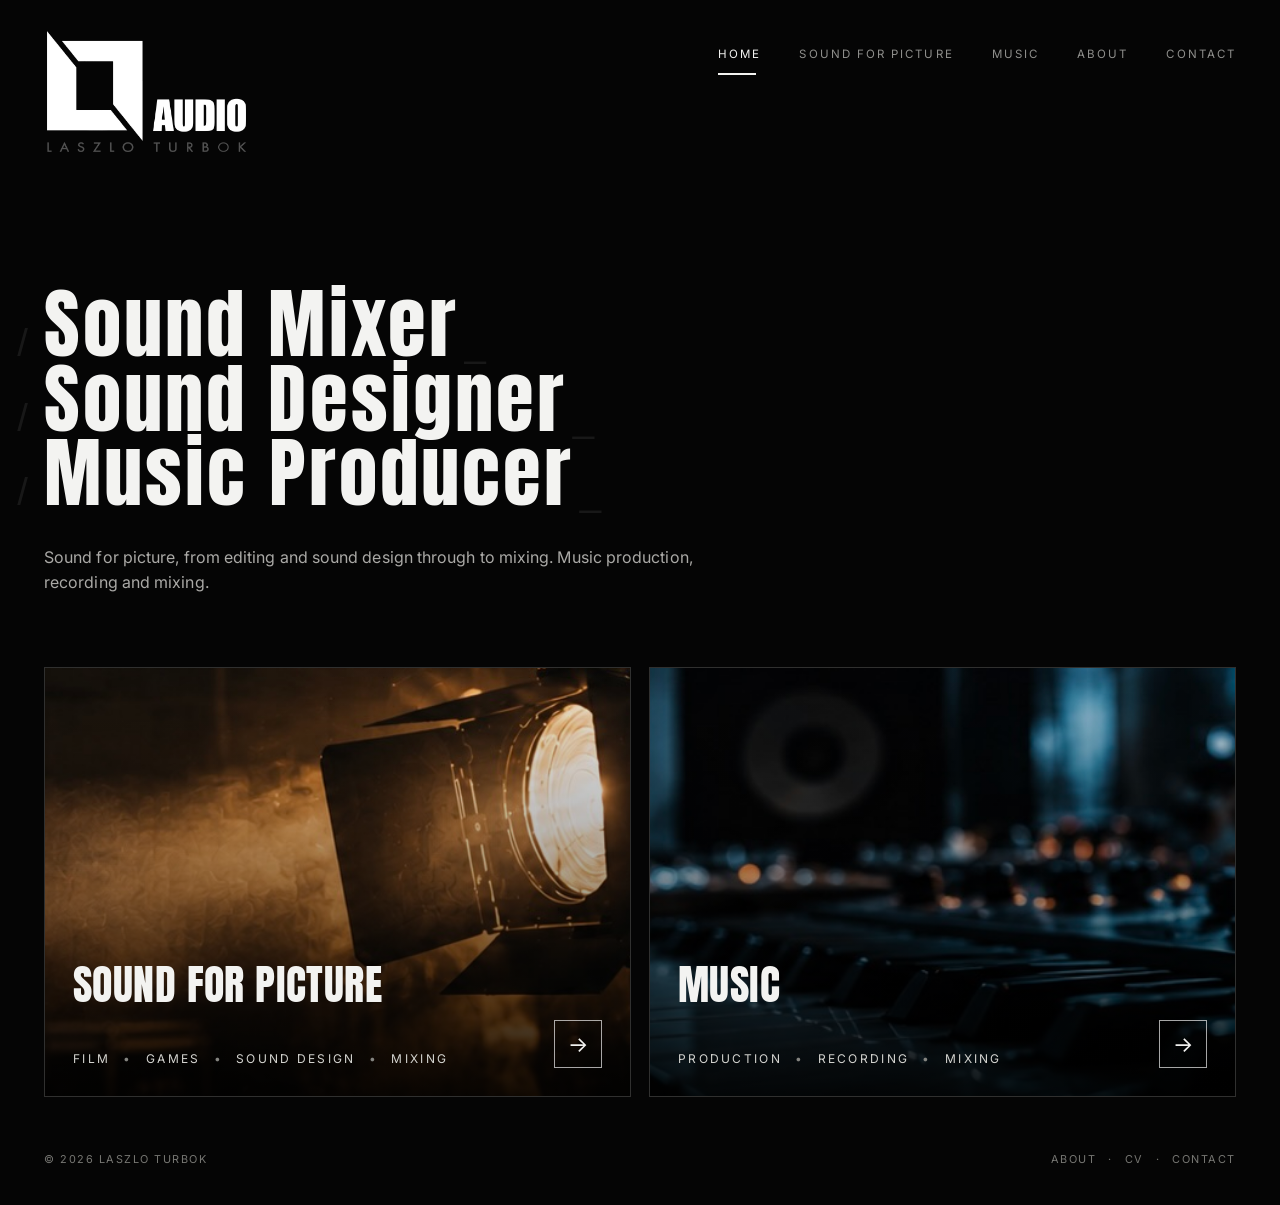
<file: index.html>
<!DOCTYPE html>
<html lang="en">
<head>
  <meta charset="UTF-8">
  <meta name="viewport" content="width=device-width, initial-scale=1.0">
  <meta name="description" content="Laszlo Turbok — Sound Mixer, Sound Designer and Music Producer.">
  <title>Laszlo Turbok Audio</title>
  <link rel="stylesheet" href="css/style.css">
  <link rel="icon" type="image/png" href="images/favicon.png">
</head>
<body class="home-page">
  <header class="site-header">
    <a class="brand" href="index.html" aria-label="Laszlo Turbok Audio — Home">
      <img src="images/logo.png" alt="Laszlo Turbok Audio">
    </a>
    <nav aria-label="Main navigation">
      <a class="active" href="index.html">Home</a>
      <a href="sound.html">Sound for Picture</a>
      <a href="music.html">Music</a>
      <a href="about.html">About</a>
      <a href="about.html#contact">Contact</a>
    </nav>
  </header>

  <main>
      <section class="hero-intro">
        <h1 class="hero-roles">
            <div class="hero-role">
                <span class="slash-prefix">/</span>Sound Mixer<span class="slash-suffix">_</span>
            </div>
            <div class="hero-role">
                <span class="slash-prefix">/</span>Sound Designer<span class="slash-suffix">_</span>
            </div>
            <div class="hero-role">
                <span class="slash-prefix">/</span>Music Producer<span class="slash-suffix">_</span>
            </div>
        </h1>

        <p class="intro-copy">
          Sound for picture, from editing and sound design through to mixing. Music
          production, recording and mixing.
        </p>
      </section>

    <section class="discipline-grid" aria-label="Portfolio sections">
      <a class="discipline-card picture-card" href="sound.html">
          <img class="card-image" src="images/sound-for-picture-bg.jpeg" alt="">
        <div class="card-content">
          <h1>Sound for Picture</h1>
          <div class="card-bottom">
            <p>Film <span>•</span> Games <span>•</span> Sound Design <span>•</span> Mixing</p>
            <span class="card-arrow" aria-hidden="true">→</span>
          </div>
        </div>
      </a>

      <a class="discipline-card music-card" href="music.html">
          <img class="card-image" src="images/music-bg.jpeg" alt="">
        <div class="card-content">
          <h1>Music</h1>
          <div class="card-bottom">
            <p>Production <span>•</span> Recording <span>•</span> Mixing</p>
            <span class="card-arrow" aria-hidden="true">→</span>
          </div>
        </div>
      </a>
    </section>
  </main>

  <footer class="site-footer">
    <span>© <span id="year"></span> Laszlo Turbok</span>
    <div>
      <a href="about.html">About</a>
      <span>·</span>
      <a href="about.html#cv">CV</a>
      <span>·</span>
      <a href="about.html#contact">Contact</a>
    </div>
  </footer>

  <script src="js/main.js"></script>
</body>
</html>
</file>
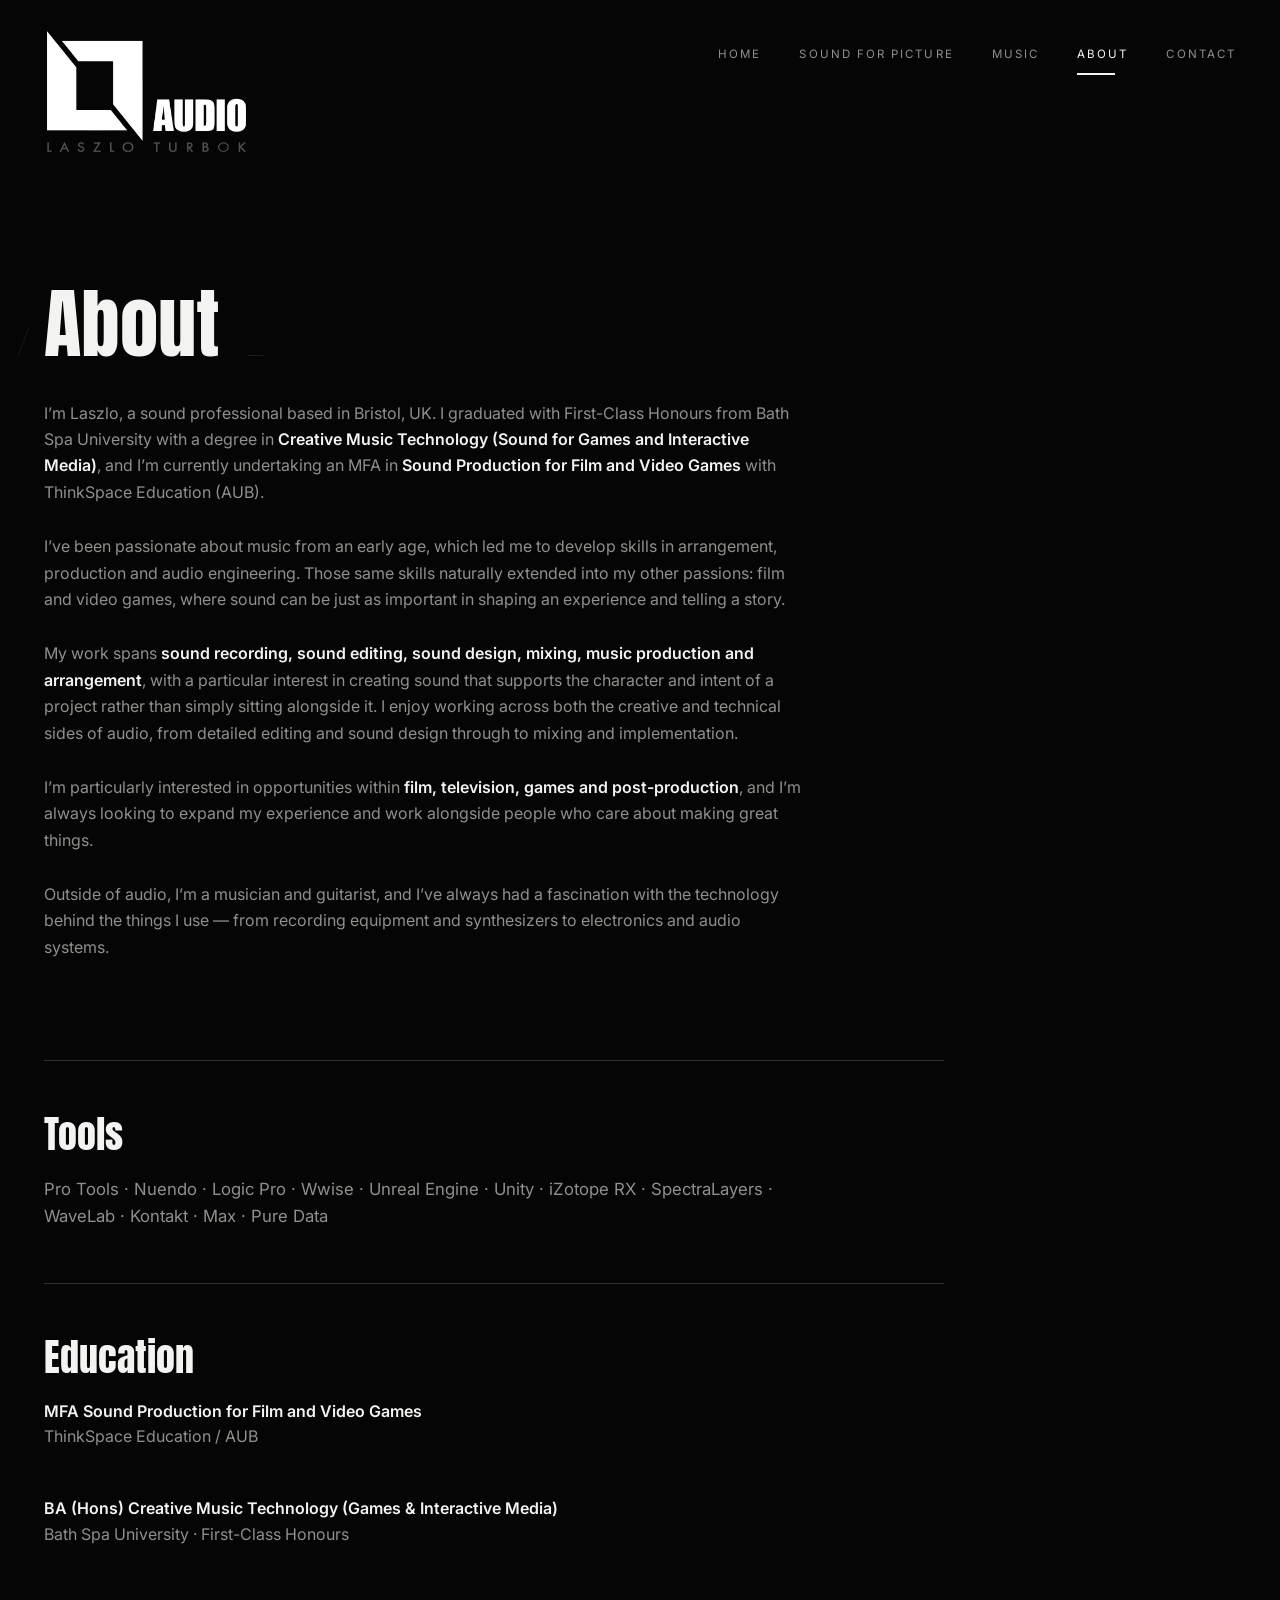
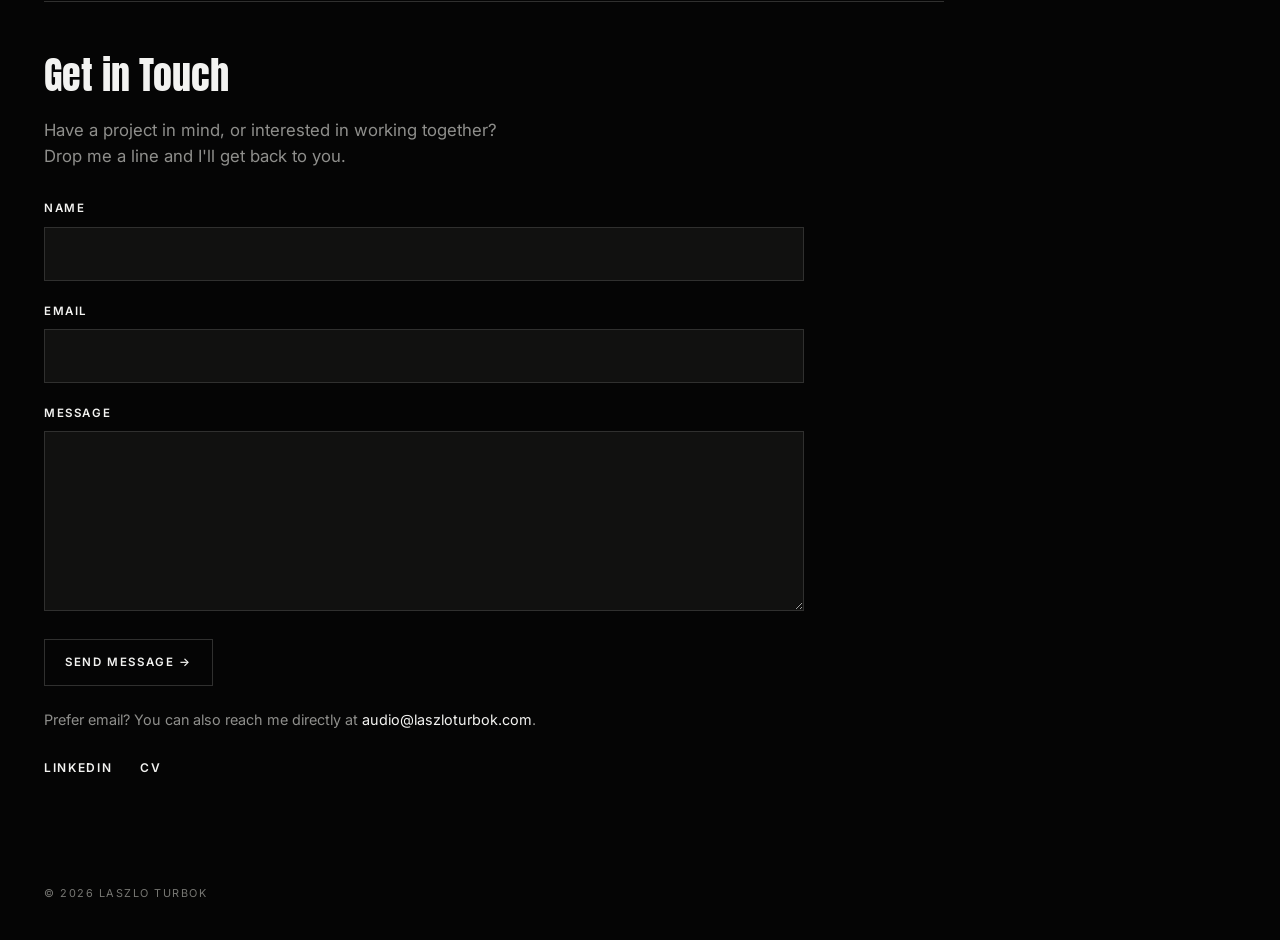
<file: about.html>
<!doctype html>
<html lang="en">
<head>
  <meta charset="utf-8">
  <meta name="viewport" content="width=device-width, initial-scale=1">
  <title>About — Laszlo Turbok Audio</title>
  <link rel="preconnect" href="https://fonts.googleapis.com">
  <link rel="preconnect" href="https://fonts.gstatic.com" crossorigin>
  <link href="https://fonts.googleapis.com/css2?family=Anton&family=Inter:wght@400;500;600&family=Josefin+Sans:wght@100;300&display=swap" rel="stylesheet">
  <link rel="stylesheet" href="css/style.css">
  <style>
    .about-hero {
      max-width: 900px;
      padding: 110px 0 72px;
    }
    .about-hero h1,
    .about-section h2 {
      font-family: 'Anton', Impact, sans-serif;
      font-weight: 400;
      text-transform: none;
    }
    .about-hero h1 {
      margin: 0 0 34px;
      font-size: clamp(3rem, 6vw, 6rem);
      line-height: .96;
    }
    .about-hero h1 .slash-prefix,
    .about-hero h1 .slash-suffix {
      font-family: 'Josefin Sans', sans-serif;
      font-size: .5em;
      font-weight: 100;
      color: rgba(255,255,255,.12);
      vertical-align: 0;
    }
    .about-hero h1 .slash-prefix {
      display: inline-block;
      width: 0;
      position: relative;
      left: -.7em;
    }
    .about-hero h1 .slash-suffix {
      letter-spacing: .8em;
      margin-left: .15em;
    }
    .about-copy {
      max-width: 780px;
      font-size: clamp(1rem, 1.25vw, 1.2rem);
      line-height: 1.65;
      color: var(--muted);
    }
    .about-copy p { margin: 0 0 1.35em; }
    .about-section {
      border-top: 1px solid #30302f;
      padding: 48px 0 54px;
    }
    .about-section h2 {
      margin: 0 0 28px;
      font-size: clamp(2rem, 3vw, 3rem);
      line-height: 1;
    }
    .about-section p,
    .about-section li {
      color: var(--muted);
      line-height: 1.6;
    }
    .skill-list {
      display: grid;
      grid-template-columns: 1fr 1fr;
      gap: 14px 44px;
      margin: 0;
      padding: 0;
      list-style: none;
      font-size: 1rem;
    }
    .skill-list strong {
      color: var(--text);
      font-weight: 500;
    }
    .experience-grid {
      display: grid;
      grid-template-columns: 1fr 1fr;
      gap: 1px;
      background: #30302f;
    }
    .experience-item {
      background: var(--bg);
      padding: 28px 30px 30px 0;
    }
    .experience-item:nth-child(even) { padding-left: 30px; }
    .experience-item h3 {
      margin: 0 0 8px;
      font-size: 1rem;
      font-weight: 600;
      color: var(--text);
    }
    .experience-item .meta {
      margin: 0 0 12px;
      font-size: .82rem;
      color: #aaa9a6;
      text-transform: uppercase;
      letter-spacing: .12em;
    }
    .education-list { display: grid; gap: 22px; }
    .education-item h3 {
      margin: 0 0 5px;
      font-size: 1rem;
      font-weight: 600;
      color: var(--text);
    }
    .education-item p { margin: 0; }
    .contact-block {
      display: flex;
      justify-content: space-between;
      gap: 30px;
      align-items: flex-end;
    }
    .contact-links {
      display: flex;
      gap: 28px;
      flex-wrap: wrap;
      text-transform: uppercase;
      letter-spacing: .14em;
      font-size: .75rem;
    }
    .contact-links a { color: var(--text); }
    @media (max-width: 720px) {
      .about-hero { padding: 44px 0 34px; }
      .skill-list,
      .experience-grid { grid-template-columns: 1fr; }
      .experience-item,
      .experience-item:nth-child(even) { padding: 24px 0; }
      .experience-item + .experience-item { border-top: 1px solid #30302f; }
      .contact-block { display: block; }
      .contact-links { margin-top: 24px; }
    }
  
/* About page */
.about-hero {
  max-width: 900px;
}

.about-copy {
  max-width: 760px;
}

.about-copy p {
  margin: 0 0 28px;
  font-size: clamp(1rem, 1.15vw, 1.16rem);
  line-height: 1.65;
  color: var(--muted);
}

.about-copy strong {
  color: var(--text);
  font-weight: 600;
}

.about-section {
  max-width: 900px;
  padding: 54px 0;
  border-top: 1px solid #30302f;
}

.about-section h2 {
  margin: 0 0 22px;
  font-family: 'Anton', Impact, sans-serif;
  font-size: clamp(1.8rem, 3vw, 2.7rem);
  line-height: 1;
  font-weight: 400;
  text-transform: none;
}

.tool-list {
  max-width: 760px;
  margin: 0;
  color: var(--muted);
  font-size: 1.05rem;
  line-height: 1.7;
}

.education-list p {
  margin: 0 0 24px;
  color: var(--muted);
  line-height: 1.6;
}

.education-list p:last-child {
  margin-bottom: 0;
}

.education-list strong {
  color: var(--text);
  font-weight: 600;
}

.contact-links {
  display: flex;
  flex-wrap: wrap;
  gap: 28px;
}

.contact-links a {
  color: var(--text);
  text-transform: uppercase;
  letter-spacing: .14em;
  font-size: .75rem;
  font-weight: 600;
}

.contact-links a:hover {
  color: var(--muted);
}

/* Contact form */
.contact-intro {
  max-width: 760px;
  margin: 0 0 30px;
  color: var(--muted);
  font-size: 1.05rem;
  line-height: 1.65;
}

.contact-form {
  max-width: 760px;
}

.contact-field {
  margin: 0 0 22px;
}

.contact-field label {
  display: block;
  margin: 0 0 9px;
  color: var(--text);
  text-transform: uppercase;
  letter-spacing: .14em;
  font-size: .72rem;
  font-weight: 600;
}

.contact-field input,
.contact-field textarea {
  width: 100%;
  box-sizing: border-box;
  border: 1px solid #30302f;
  background: #111110;
  color: var(--text);
  padding: 14px 15px;
  font: inherit;
  font-size: 1rem;
  outline: none;
  border-radius: 0;
}

.contact-field input:focus,
.contact-field textarea:focus {
  border-color: #666563;
}

.contact-field textarea {
  min-height: 180px;
  resize: vertical;
  line-height: 1.55;
}

.contact-submit {
  border: 1px solid #30302f;
  background: transparent;
  color: var(--text);
  padding: 14px 20px;
  font: inherit;
  text-transform: uppercase;
  letter-spacing: .14em;
  font-size: .72rem;
  font-weight: 600;
  cursor: pointer;
}

.contact-submit:hover {
  background: var(--text);
  color: var(--bg);
}

.contact-note {
  margin: 22px 0 0;
  color: var(--muted);
  font-size: .9rem;
  line-height: 1.55;
}

.contact-note a {
  color: var(--text);
}

@media (max-width: 720px) {
  .about-copy p {
    font-size: 1rem;
    line-height: 1.6;
  }

  .about-section {
    padding: 40px 0;
  }
}

</style>
  <link rel="icon" type="image/png" href="images/favicon.png">
</head>
<body>
  <header class="site-header">
    <a class="brand" href="index.html" aria-label="Laszlo Turbok Audio — Home">
      <img src="images/logo.png" alt="Laszlo Turbok Audio">
    </a>
    <nav aria-label="Main navigation">
      <a href="index.html">Home</a>
      <a href="sound.html">Sound for Picture</a>
      <a href="music.html">Music</a>
      <a class="active" href="about.html">About</a>
      <a href="about.html#contact">Contact</a>
    </nav>
  </header>

  <main>
  <section class="portfolio-hero about-hero">
    <h1>
      <span class="slash-prefix">/</span>About
      <span class="slash-suffix">_</span>
    </h1>

    <div class="about-copy">
      <p>
        I’m Laszlo, a sound professional based in Bristol, UK. I graduated with
        First-Class Honours from Bath Spa University with a degree in
        <strong>Creative Music Technology (Sound for Games and Interactive Media)</strong>,
        and I’m currently undertaking an MFA in
        <strong>Sound Production for Film and Video Games</strong> with ThinkSpace Education (AUB).
      </p>

      <p>
        I’ve been passionate about music from an early age, which led me to develop
        skills in arrangement, production and audio engineering. Those same skills
        naturally extended into my other passions: film and video games, where sound
        can be just as important in shaping an experience and telling a story.
      </p>

      <p>
        My work spans <strong>sound recording, sound editing, sound design, mixing, music production
        and arrangement</strong>, with a particular interest in creating sound that
        supports the character and intent of a project rather than simply sitting
        alongside it. I enjoy working across both the creative and technical sides
        of audio, from detailed editing and sound design through to mixing and implementation.
      </p>

      <p>
        I’m particularly interested in opportunities within
        <strong>film, television, games and post-production</strong>, and I’m always
        looking to expand my experience and work alongside people who care about making great things.
      </p>

      <p>
        Outside of audio, I’m a musician and guitarist, and I’ve always had a fascination
        with the technology behind the things I use — from recording equipment and
        synthesizers to electronics and audio systems.
      </p>
    </div>
  </section>

  <section class="about-section">
    <h2>Tools</h2>
    <p class="tool-list">
      Pro Tools · Nuendo · Logic Pro · Wwise · Unreal Engine · Unity · iZotope RX ·
      SpectraLayers · WaveLab · Kontakt · Max · Pure Data
    </p>
  </section>

  <section class="about-section">
    <h2>Education</h2>
    <div class="education-list">
      <p>
        <strong>MFA Sound Production for Film and Video Games</strong><br>
        ThinkSpace Education / AUB
      </p>
      <p>
        <strong>BA (Hons) Creative Music Technology (Games &amp; Interactive Media)</strong><br>
        Bath Spa University · First-Class Honours
      </p>
    </div>
  </section>

  <section class="about-section about-contact" id="contact">
    <h2>Get in Touch</h2>

    <p class="contact-intro">
      Have a project in mind, or interested in working together?<br>
      Drop me a line and I'll get back to you.
    </p>

    <form class="contact-form" action="https://formspree.io/f/xyekbpkq" method="POST">
      <div class="contact-field">
        <label for="contact-name">Name</label>
        <input id="contact-name" name="name" type="text" autocomplete="name" required>
      </div>

      <div class="contact-field">
        <label for="contact-email">Email</label>
        <input id="contact-email" name="email" type="email" autocomplete="email" required>
      </div>

      <div class="contact-field">
        <label for="contact-message">Message</label>
        <textarea id="contact-message" name="message" required></textarea>
      </div>

      <input type="hidden" name="_subject" value="New message from laszloturbok.com">

      <!-- Honeypot spam trap -->
      <input type="text" name="_gotcha" tabindex="-1" autocomplete="off"
             style="position:absolute;left:-9999px;opacity:0;height:0;width:0;">

      <button class="contact-submit" type="submit">Send Message →</button>
    </form>

    <p class="contact-note">
      Prefer email? You can also reach me directly at
      <a href="mailto:audio@laszloturbok.com">audio@laszloturbok.com</a>.
    </p>

    <div class="contact-links" style="margin-top: 28px;">
      <a href="https://www.linkedin.com/in/laszlo-turbok/" target="_blank" rel="noopener">LinkedIn</a>
      <a href="cv/Laszlo_Turbok_CV.pdf" target="_blank" rel="noopener">CV</a>
    </div>
  </section>
</main>

  <footer class="site-footer">
      <span>© <span id="year"></span> Laszlo Turbok</span>
  </footer>
  <script src="js/main.js"></script>
</body>
</html>
</file>
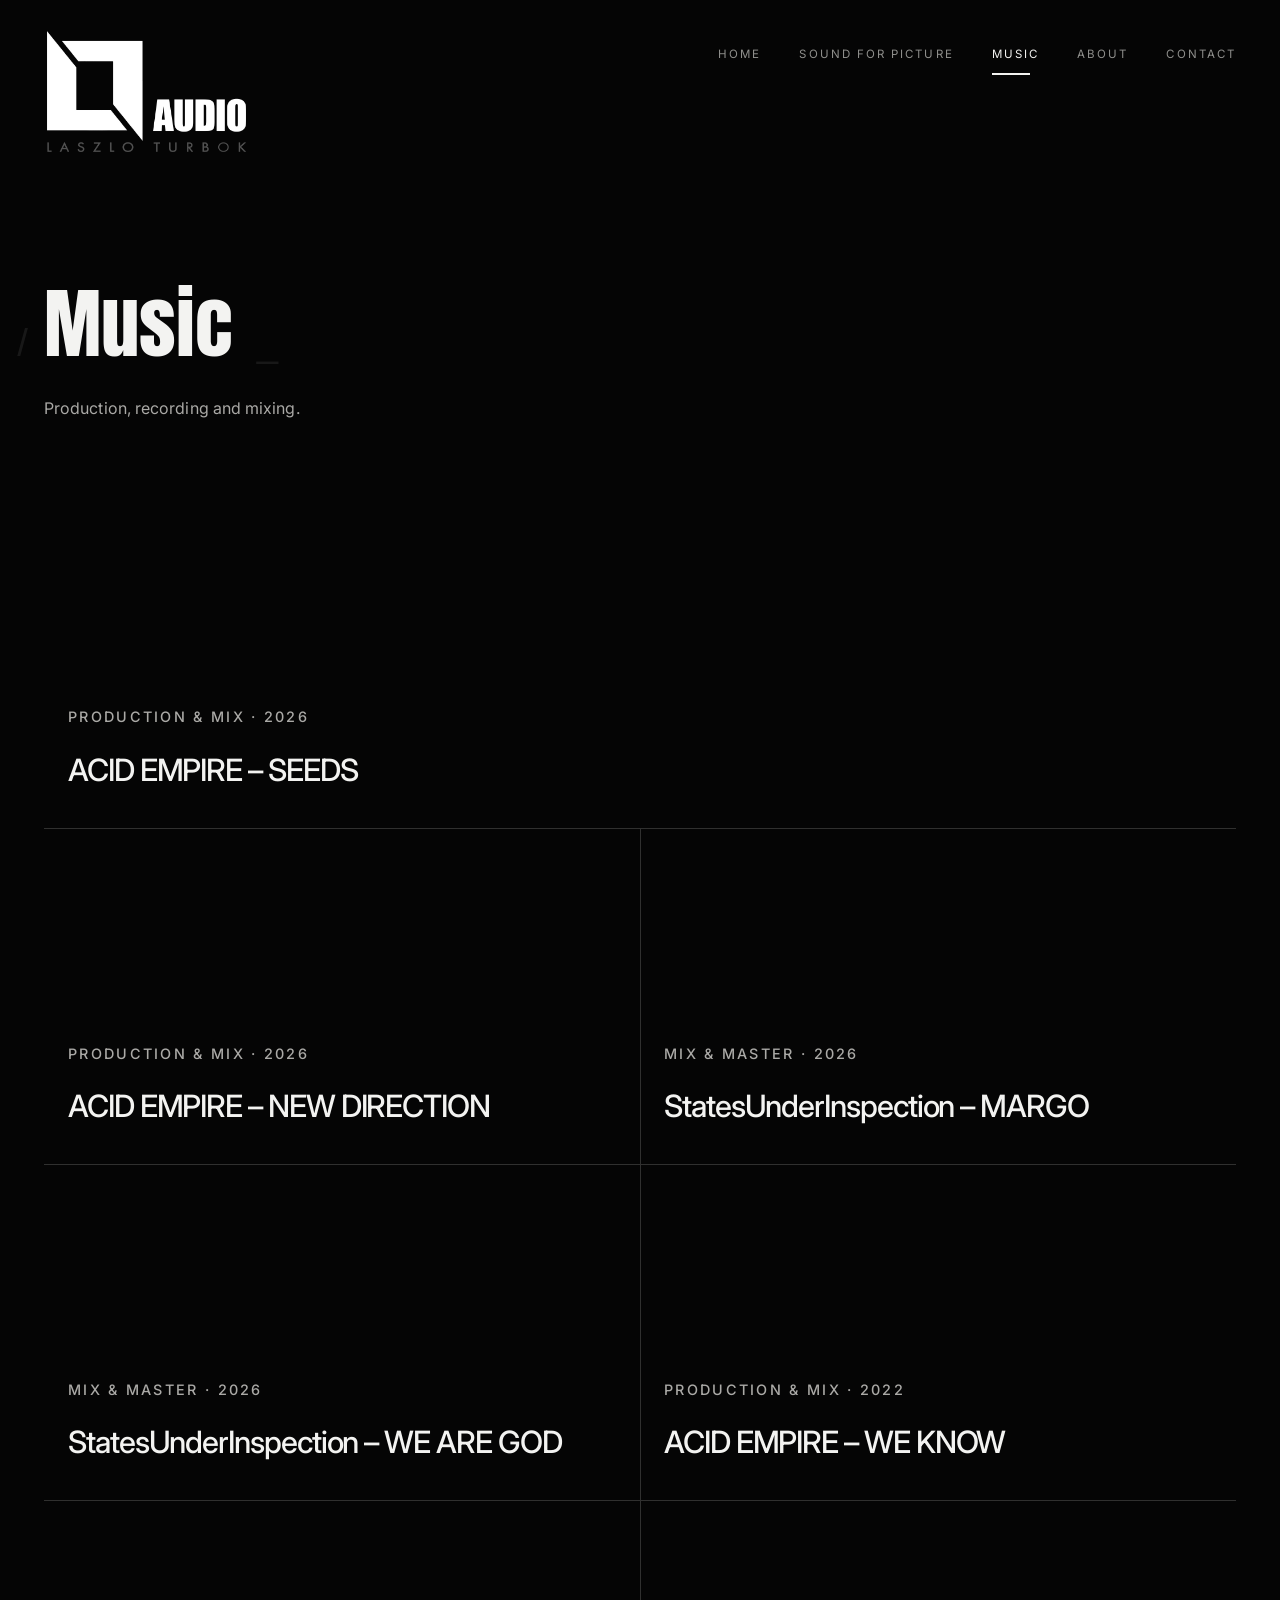
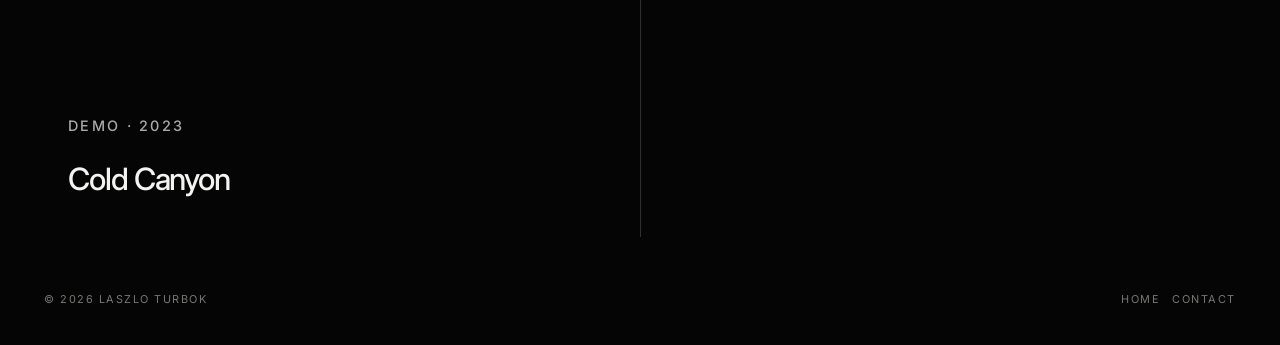
<file: music.html>
<!DOCTYPE html>
<html lang="en">
<head>
  <meta charset="UTF-8">
  <meta name="viewport" content="width=device-width, initial-scale=1.0">
  <meta name="description" content="Music portfolio — Laszlo Turbok.">
  <title>Music — Laszlo Turbok</title>
  <link rel="stylesheet" href="css/style.css">
  <link rel="icon" type="image/png" href="images/favicon.png">
</head>
<body>
  <header class="site-header">
    <a class="brand" href="index.html" aria-label="Laszlo Turbok Audio — Home">
      <img src="images/logo.png" alt="Laszlo Turbok Audio">
    </a>

    <nav aria-label="Main navigation">
      <a href="index.html">Home</a>
      <a href="sound.html">Sound for Picture</a>
      <a class="active" href="music.html">Music</a>
      <a href="about.html">About</a>
      <a href="about.html#contact">Contact</a>
    </nav>
  </header>

  <main class="portfolio-page music-page">
    <section class="portfolio-hero">
      <h1>
        <span class="slash-prefix">/</span>Music
        <span class="slash-suffix">_</span>
      </h1>
      <p class="intro-copy">Production, recording and mixing.</p>
    </section>
    
    <article class="project project-featured">
      <div class="project-media soundcloud-media">
        <iframe
          class="soundcloud-player"
          width="100%"
          height="166"
          scrolling="no"
          frameborder="no"
          allow="autoplay; encrypted-media"
          src="https://w.soundcloud.com/player/?url=https%3A//api.soundcloud.com/tracks/soundcloud%3Atracks%3A2410393014%3Fsecret_token%3Ds-ux160e2wolU&color=%23B8783E&auto_play=false&hide_related=true&show_comments=false&show_user=false&show_reposts=false&show_teaser=false&visual=false"
          title="SoundCloud player — ACID EMPIRE – SEEDS">
        </iframe>
      </div>
      <div class="project-info">
        <p class="project-role">Production & Mix · 2026</p>
        <h2>ACID EMPIRE – SEEDS</h2>
      </div>
    </article>

    <section class="project-list" aria-label="Music projects">

        
        
      <article class="project">
        <div class="project-media soundcloud-media">
          <iframe
            class="soundcloud-player"
            width="100%"
            height="166"
            scrolling="no"
            frameborder="no"
            allow="autoplay; encrypted-media"
            src="https://w.soundcloud.com/player/?url=https%3A//api.soundcloud.com/tracks/soundcloud%3Atracks%3A2410393008%3Fsecret_token%3Ds-AsHsBRZBWLh&color=%23B8783E&auto_play=false&hide_related=true&show_comments=false&show_user=false&show_reposts=false&show_teaser=false&visual=false"
            title="SoundCloud player — ACID EMPIRE – NEW DIRECTION">
          </iframe>
        </div>
        <div class="project-info">
          <p class="project-role">Production & Mix · 2026</p>
          <h2>ACID EMPIRE – NEW DIRECTION</h2>
        </div>
      </article>
    
      <article class="project project-right">
        <div class="project-media soundcloud-media">
          <iframe
            class="soundcloud-player"
            width="100%"
            height="166"
            scrolling="no"
            frameborder="no"
            allow="autoplay; encrypted-media"
            src="https://w.soundcloud.com/player/?url=https%3A//api.soundcloud.com/tracks/soundcloud%3Atracks%3A2410393005%3Fsecret_token%3Ds-S5iZDLtTGF1&color=%23B8783E&auto_play=false&hide_related=true&show_comments=false&show_user=false&show_reposts=false&show_teaser=false&visual=false"
            title="SoundCloud player — StatesUnderInspection – MARGO">
          </iframe>
        </div>
        <div class="project-info">
          <p class="project-role">Mix & Master · 2026</p>
          <h2>StatesUnderInspection – MARGO</h2>
        </div>
      </article>
      <article class="project">
        <div class="project-media soundcloud-media">
          <iframe
            class="soundcloud-player"
            width="100%"
            height="166"
            scrolling="no"
            frameborder="no"
            allow="autoplay; encrypted-media"
            src="https://w.soundcloud.com/player/?url=https%3A//api.soundcloud.com/tracks/soundcloud%3Atracks%3A2410393002%3Fsecret_token%3Ds-Iirzqr1y39R&color=%23B8783E&auto_play=false&hide_related=true&show_comments=false&show_user=false&show_reposts=false&show_teaser=false&visual=false"
            title="SoundCloud player — StatesUnderInspection – WE ARE GOD">
          </iframe>
        </div>
        <div class="project-info">
          <p class="project-role">Mix & Master · 2026</p>
          <h2>StatesUnderInspection – WE ARE GOD</h2>
        </div>
      </article>
      <article class="project project-right">
        <div class="project-media soundcloud-media">
          <iframe
            class="soundcloud-player"
            width="100%"
            height="166"
            scrolling="no"
            frameborder="no"
            allow="autoplay; encrypted-media"
            src="https://w.soundcloud.com/player/?url=https%3A//api.soundcloud.com/tracks/soundcloud%3Atracks%3A2410393011%3Fsecret_token%3Ds-qAvClG1YdoX&color=%23B8783E&auto_play=false&hide_related=true&show_comments=false&show_user=false&show_reposts=false&show_teaser=false&visual=false"
            title="SoundCloud player — ACID EMPIRE – WE KNOW">
          </iframe>
        </div>
        <div class="project-info">
          <p class="project-role">Production & Mix · 2022</p>
          <h2>ACID EMPIRE – WE KNOW</h2>
        </div>
      </article>
      <article class="project">
        <div class="project-media soundcloud-media">
          <iframe
            class="soundcloud-player"
            width="100%"
            height="166"
            scrolling="no"
            frameborder="no"
            allow="autoplay; encrypted-media"
            src="https://w.soundcloud.com/player/?url=https%3A//api.soundcloud.com/tracks/soundcloud%3Atracks%3A1527065440%3Fsecret_token%3Ds-S2IjTAtD5hx&color=%23B8783E&auto_play=false&hide_related=true&show_comments=false&show_user=false&show_reposts=false&show_teaser=false&visual=false"
            title="SoundCloud player — Cold Canyon">
          </iframe>
        </div>
        <div class="project-info">
          <p class="project-role">Demo · 2023</p>
          <h2>Cold Canyon</h2>
        </div>
      </article>
    </section>
  </main>

  <footer class="site-footer">
    <span>© <span id="year"></span> Laszlo Turbok</span>
    <div>
      <a href="index.html">Home</a>
      <a href="about.html#contact">Contact</a>
    </div>
  </footer>

  <script src="js/main.js"></script>
</body>
</html>
</file>
<file: css/style.css>
@import url('https://fonts.googleapis.com/css2?family=Anton&family=Inter:wght@400;500;600;700&display=swap');

:root {
  --bg: #050505;
  --text: #f3f3f1;
  --muted: #8f8f8c;
  --line: #30302e;
  --max: 1440px;
}

* {
  box-sizing: border-box;
}

html {
  scroll-behavior: smooth;
}

body {
  margin: 0;
  background: var(--bg);
  color: var(--text);
  font-family: Inter, Arial, sans-serif;
  line-height: 1.5;
}

a {
  color: inherit;
  text-decoration: none;
}


/* ========================================
   HEADER
   ======================================== */

.site-header,
main,
.site-footer {
  width: min(calc(100% - 88px), var(--max));
  margin-inline: auto;
}

.site-header {
  min-height: 118px;
  padding: 28px 0 22px;
  display: flex;
  justify-content: space-between;
  align-items: flex-start;
}

.brand {
  width: 205px;
  display: block;
}

.brand img {
  display: block;
  width: 100%;
  height: auto;
}

nav {
  display: flex;
  gap: 38px;
  padding-top: 18px;
  font-size: 0.72rem;
  text-transform: uppercase;
  letter-spacing: 0.18em;
}

nav a {
  color: var(--muted);
  white-space: nowrap;
}

nav a:hover,
nav a.active {
  color: var(--text);
}

nav a.active::after {
  content: '';
  display: block;
  width: 38px;
  height: 2px;
  margin-top: 10px;
  background: var(--text);
}


/* ========================================
   HOMEPAGE HERO
   ======================================== */

.hero-intro {
  max-width: 900px;
  padding: 110px 0 72px;
}

.eyebrow {
  margin: 0 0 24px;
  font-size: 0.78rem;
  font-weight: 600;
  text-transform: uppercase;
  letter-spacing: 0.2em;
  color: #aaa9a6;
}

.hero-intro h1 {
  margin: 0 0 34px;
  font-family: 'Anton', Impact, sans-serif;
  font-size: clamp(3rem, 6vw, 6rem);
  line-height: .96;
  letter-spacing: 0.04em;
  font-weight: 400;
  text-transform: none;
}

.hero-role {
  display: block;
  white-space: nowrap;
}

.hero-intro h1 .hero-line {
  display: block;
}

.hero-role .slash-prefix {
  display: inline-block;
  width: 0;
  position: relative;
  left: -0.7em;
  font-family: 'Josefin Sans', sans-serif;
  font-size: 0.5em;
  font-weight: 100;
  color: rgba(255, 255, 255, 0.08);
  letter-spacing: 0;
  vertical-align: 0;
}

.hero-role .slash-suffix {
  display: inline-block;
  font-family: 'Josefin Sans', sans-serif;
  font-size: 0.5em;
  font-weight: 100;
  color: rgba(255, 255, 255, 0.08);
  letter-spacing: 0.8em;
  margin-left: 0.15em;
  vertical-align: 0;
}

.intro-copy {
  margin: 0;
  max-width: 690px;
  font-size: clamp(1rem, 1.25vw, 1.25rem);
  line-height: 1.55;
  letter-spacing: 0.005em;
  color: #aaa9a6;
}

/* ========================================
   PORTFOLIO HERO
   ======================================== */

.portfolio-hero {
  max-width: 900px;
  padding: 110px 0 72px;
}

.portfolio-hero h1 {
  margin: 0 0 34px;
  font-family: 'Anton', Impact, sans-serif;
  font-size: clamp(3rem, 6vw, 6rem);
  line-height: 0.96;
  font-weight: 400;
  text-transform: none;
  white-space: nowrap;
}

.portfolio-hero h1 .slash-prefix,
.portfolio-hero h1 .slash-suffix {
  font-family: 'Josefin Sans', sans-serif;
  font-size: .5em;
  font-weight: 100;
  color: rgba(255,255,255,.08);
  vertical-align: 0;
}

.portfolio-hero h1 .slash-prefix {
  display: inline-block;
  width: 0;
  position: relative;
  left: -.7em;
}

.portfolio-hero h1 .slash-suffix {
  letter-spacing: .8em;
  margin-left: .15em;
}

/* ========================================
   DISCIPLINE CARDS
   ======================================== */

.discipline-grid {
  display: grid;
  grid-template-columns: 1fr 1fr;
  gap: 18px;
}

.discipline-card {
  position: relative;
  min-height: 430px;
  overflow: hidden;
  border: 1px solid #30302f;
  isolation: isolate;
}

.card-image {
  position: absolute;
  inset: 0;
  width: 100%;
  height: 100%;
  z-index: -2;
  object-fit: cover;
  object-position: 70% center;
  transform: scale(1.14);
  transition: transform 0.5s ease, filter 0.5s ease;
}

.discipline-card::after {
  content: '';
  position: absolute;
  inset: 0;
  z-index: -1;
  background: linear-gradient(
    to top,
    rgba(0, 0, 0, 0.9) 0%,
    rgba(0, 0, 0, 0.35) 48%,
    rgba(0, 0, 0, 0.05) 100%
  );
}

.discipline-card:hover .card-image {
  transform: scale(1.09);
  filter: brightness(1.08);
}

.card-content {
  position: absolute;
  inset: auto 28px 28px;
}

.card-content h1 {
  margin: 0 0 16px;
  font-family: 'Anton', Impact, sans-serif;
  font-size: clamp(2.2rem, 3.3vw, 4rem);
  line-height: 0.95;
  text-transform: uppercase;
  letter-spacing: 0.01em;
  font-weight: 400;
}

.card-bottom {
  display: flex;
  align-items: end;
  justify-content: space-between;
  gap: 20px;
}

.card-bottom p {
  margin: 0;
  color: #d4d4d0;
  font-size: 0.75rem;
  text-transform: uppercase;
  letter-spacing: 0.19em;
}

.card-bottom p span {
  color: #858581;
  padding: 0 8px;
}

.card-arrow {
  flex: 0 0 auto;
  width: 48px;
  height: 48px;
  display: grid;
  place-items: center;
  border: 1px solid rgba(255, 255, 255, 0.65);
  font-size: 1.35rem;
  transition: background 0.25s ease, color 0.25s ease;
}

.discipline-card:hover .card-arrow {
  background: var(--text);
  color: #050505;
}


/* ========================================
   FOOTER
   ======================================== */

.site-footer {
  padding: 54px 0 38px;
  display: flex;
  justify-content: space-between;
  color: #777773;
  font-size: 0.68rem;
  text-transform: uppercase;
  letter-spacing: 0.14em;
}

.site-footer div {
  display: flex;
  gap: 12px;
}

.site-footer a:hover {
  color: var(--text);
}


/* ========================================
   PORTFOLIO / ABOUT PAGES
   ======================================== */

.portfolio-page,
.about-page {
  width: min(calc(100% - 88px), var(--max));
  margin-inline: auto;
}

.page-heading {
  padding: 80px 0 58px;
  max-width: 820px;
}

.page-heading h1 {
  margin: 0 0 18px;
  font-size: clamp(3rem, 7vw, 7rem);
  line-height: 0.95;
  letter-spacing: -0.06em;
  font-weight: 500;
}

.page-heading > p:last-child {
  color: var(--muted);
  max-width: 650px;
}


/* ========================================
   PROJECT LIST
   ======================================== */


.project-list {
  position: relative;
  display: grid;
  grid-template-columns: repeat(2, minmax(0, 1fr));
  gap: 0;
  background: transparent;
}

.project-list::before {
  content: "";
  position: absolute;
  top: 0;
  bottom: 0;
  left: 50%;
  width: 1px;
  background: #30302f;
  pointer-events: none;
}

.project {
  background: var(--bg);
  padding-bottom: 34px;
  border-bottom: 1px solid #30302f;
}

.project:last-child {
  border-bottom: none;
}

.project-grid {
  column-gap: 0;
}

.project-featured {
  grid-column: 1 / -1;
}

.project-media {
  aspect-ratio: 16 / 9;
  margin-bottom: 24px;
}

.placeholder {
  display: grid;
  place-items: center;
  background: #181817;
  color: #555551;
  font-size: 0.75rem;
  letter-spacing: 0.15em;
  text-transform: uppercase;
}

.project-info {
  padding: 0 24px;
}

.project-role {
  margin: 0 0 18px;
  font-size: 0.9rem;
  font-weight: 500;
  letter-spacing: 0.16em;
  text-transform: uppercase;
  color: #aaa9a6;
}

.project-info h2 {
  margin-bottom: 8px;
  font-size: clamp(1.4rem, 2.4vw, 2.2rem);
  line-height: 1.05;
  font-weight: 500;
  letter-spacing: -0.035em;
}

.project-info p:not(.project-role) {
  display: none;
}

.project-link {
  display: inline-block;
  margin-top: 10px;
  font-size: 0.78rem;
  text-transform: uppercase;
  letter-spacing: 0.08em;
}


/* ========================================
   ABOUT
   ======================================== */

.about-grid {
  display: grid;
  grid-template-columns: 1fr 1fr;
  gap: 10%;
  padding: 5vh 0 15vh;
  border-top: 1px solid var(--line);
}

.about-grid h2,
.contact h2 {
  font-size: 2rem;
  font-weight: 500;
  letter-spacing: -0.03em;
}

.about-grid p {
  max-width: 550px;
  color: var(--muted);
}

.contact {
  padding: 8vh 0;
  border-top: 1px solid var(--line);
}

.email {
  display: inline-block;
  font-size: clamp(1.5rem, 3vw, 3rem);
  letter-spacing: -0.04em;
}


/* ========================================
   TABLET
   ======================================== */

@media (max-width: 900px) {

  .site-header {
    min-height: auto;
  }

  .brand {
    width: 185px;
  }

  nav {
    gap: 20px;
  }

  .hero-intro {
    padding-top: 72px;
  }
}


/* ========================================
   MOBILE
   ======================================== */

@media (max-width: 720px) {

  .site-header,
  main,
  .site-footer,
  .portfolio-page,
  .about-page {
    width: min(calc(100% - 32px), var(--max));
  }

  .site-header {
    display: block;
    padding-top: 22px;
  }

  .brand {
    width: 190px;
    margin-bottom: 24px;
  }

  nav {
    gap: 14px 18px;
    padding-top: 0;
    flex-wrap: wrap;
  }

  nav a {
    font-size: 0.62rem;
  }

  .hero-intro {
    padding: 44px 0 34px;
  }

  .eyebrow {
    line-height: 1.8;
  }

  .discipline-grid {
    grid-template-columns: 1fr;
    gap: 14px;
  }

  .discipline-card {
    min-height: 360px;
  }

  .card-content {
    inset: auto 20px 20px;
  }

  .card-content h1 {
    font-size: clamp(2rem, 10vw, 3rem);
  }

  .card-bottom {
    align-items: center;
  }

  .card-bottom p {
    font-size: 0.62rem;
    line-height: 1.8;
  }

  .card-bottom p span {
    padding: 0 4px;
  }

  .card-arrow {
    width: 42px;
    height: 42px;
  }

  .site-footer {
    gap: 20px;
    align-items: flex-start;
    flex-direction: column;
  }

  .project-list {
    grid-template-columns: 1fr;
  }

  .project-list::before {
    display: none !important;
  }

  .project-right {
    border-left: none !important;
  }

  .project-featured {
    grid-column: auto;
  }

  .about-grid {
    grid-template-columns: 1fr;
    gap: 50px;
  }
  .portfolio-hero {
    padding: 44px 0 34px;
  }

  .portfolio-hero h1 {
    font-size: clamp(2.6rem, 10vw, 4rem);
  }
}

/* ========================================
   YOUTUBE PROJECT MEDIA
   ======================================== */

.project-link-media {
  position: relative;
  display: block;
  overflow: hidden;
  background: #181817;
}

.project-link-media img {
  display: block;
  width: 100%;
  height: 100%;
  object-fit: cover;
  transition: transform .5s ease, filter .5s ease;
}

.project-link-media:hover img {
  transform: scale(1.05);
  filter: brightness(1.08);
}

.play-icon {
  position: absolute;
  left: 24px;
  bottom: 24px;
  width: 46px;
  height: 46px;
  display: grid;
  place-items: center;
  border: 1px solid rgba(255, 255, 255, .65);
  border-radius: 50%;
  background: rgba(0, 0, 0, .45);
  color: #fff;
  font-size: .75rem;
  padding-left: 2px;
  backdrop-filter: blur(4px);
  transition: background .3s ease, transform .3s ease;
}

.project-link-media:hover .play-icon {
  background: rgba(0, 0, 0, .7);
  transform: scale(1.06);
}

/* Music page — compact SoundCloud cards */
.music-page .project {
  min-height: 0;
  height: auto;
}

.music-page .soundcloud-media {
  width: 100%;
  min-height: 166px;
  height: 166px;
}

.music-page .soundcloud-player {
  display: block;
  width: 100%;
  height: 166px;
}

.music-page .project-info {
  padding-top: 24px;
}  

/* Page transitions */
body {
  opacity: 1;
  transition: opacity 0.3s ease;
}

body.page-transition {
  opacity: 0;
}
</file>
